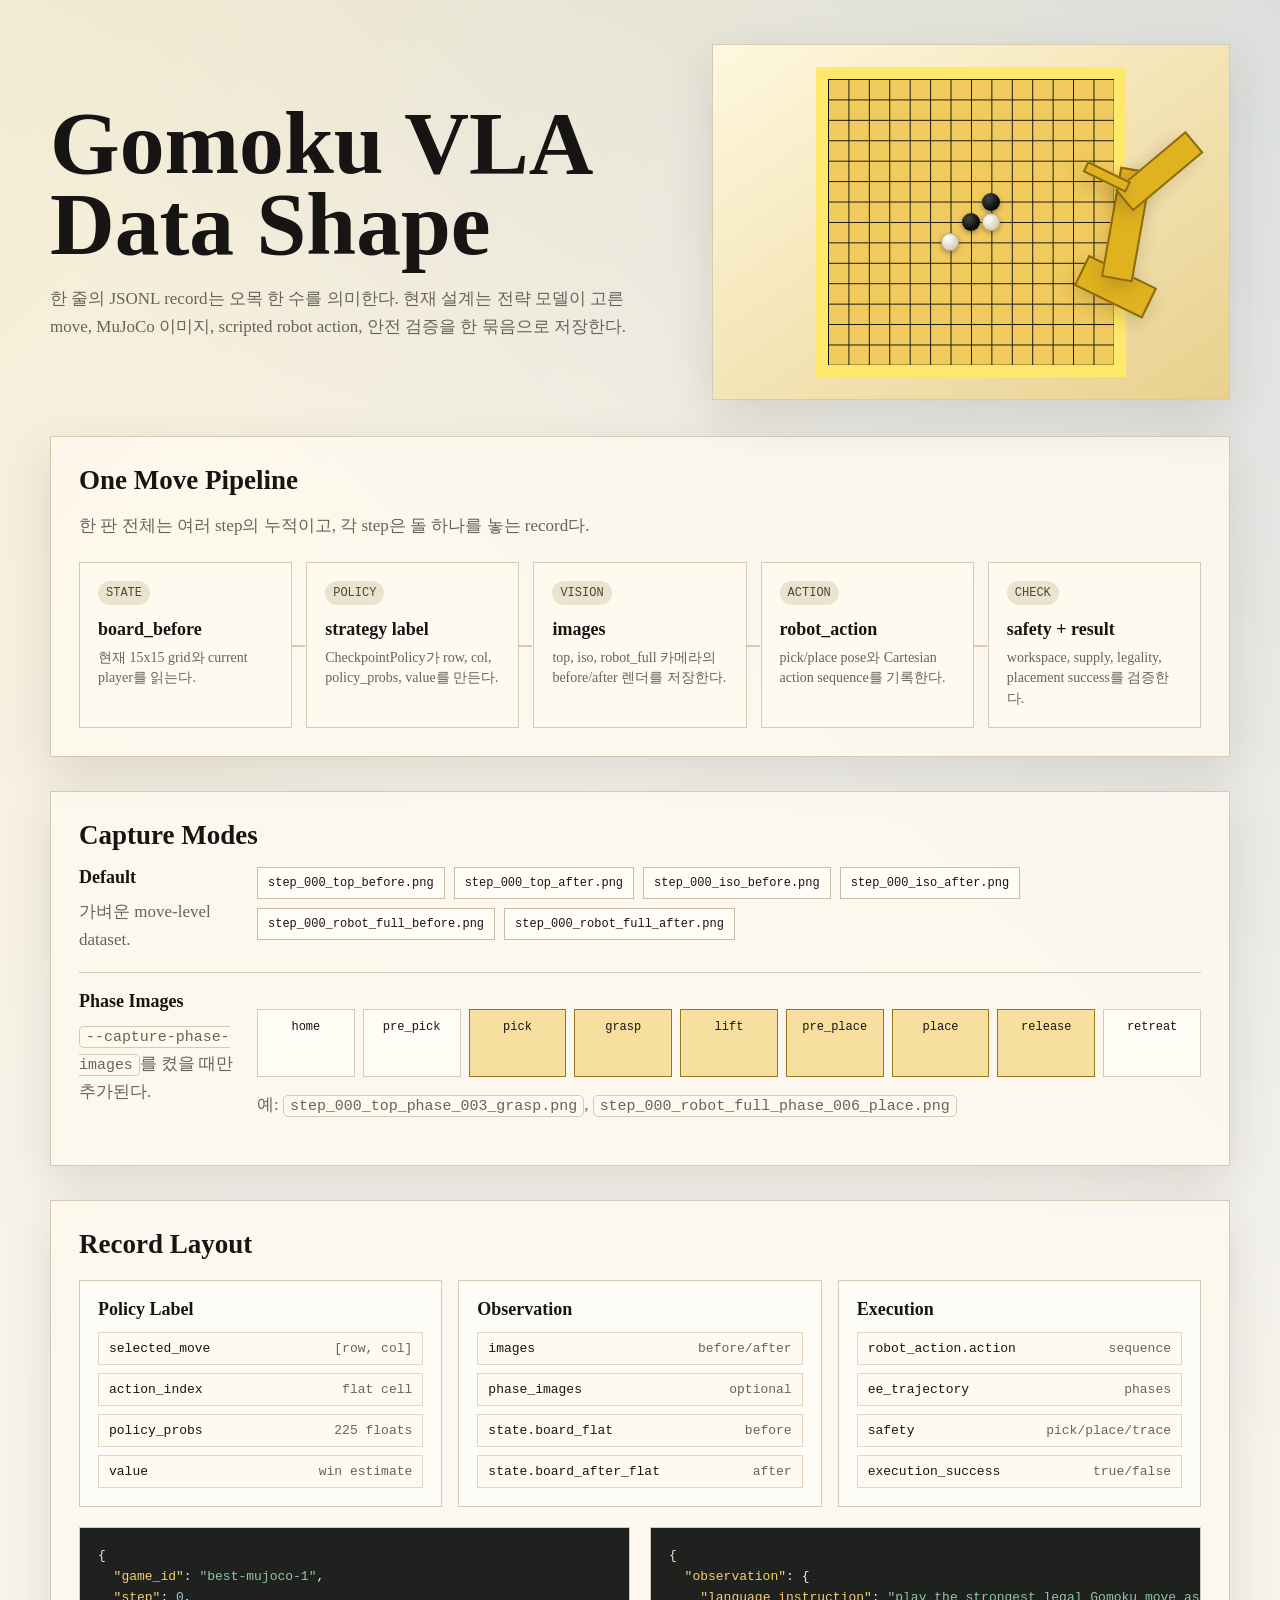
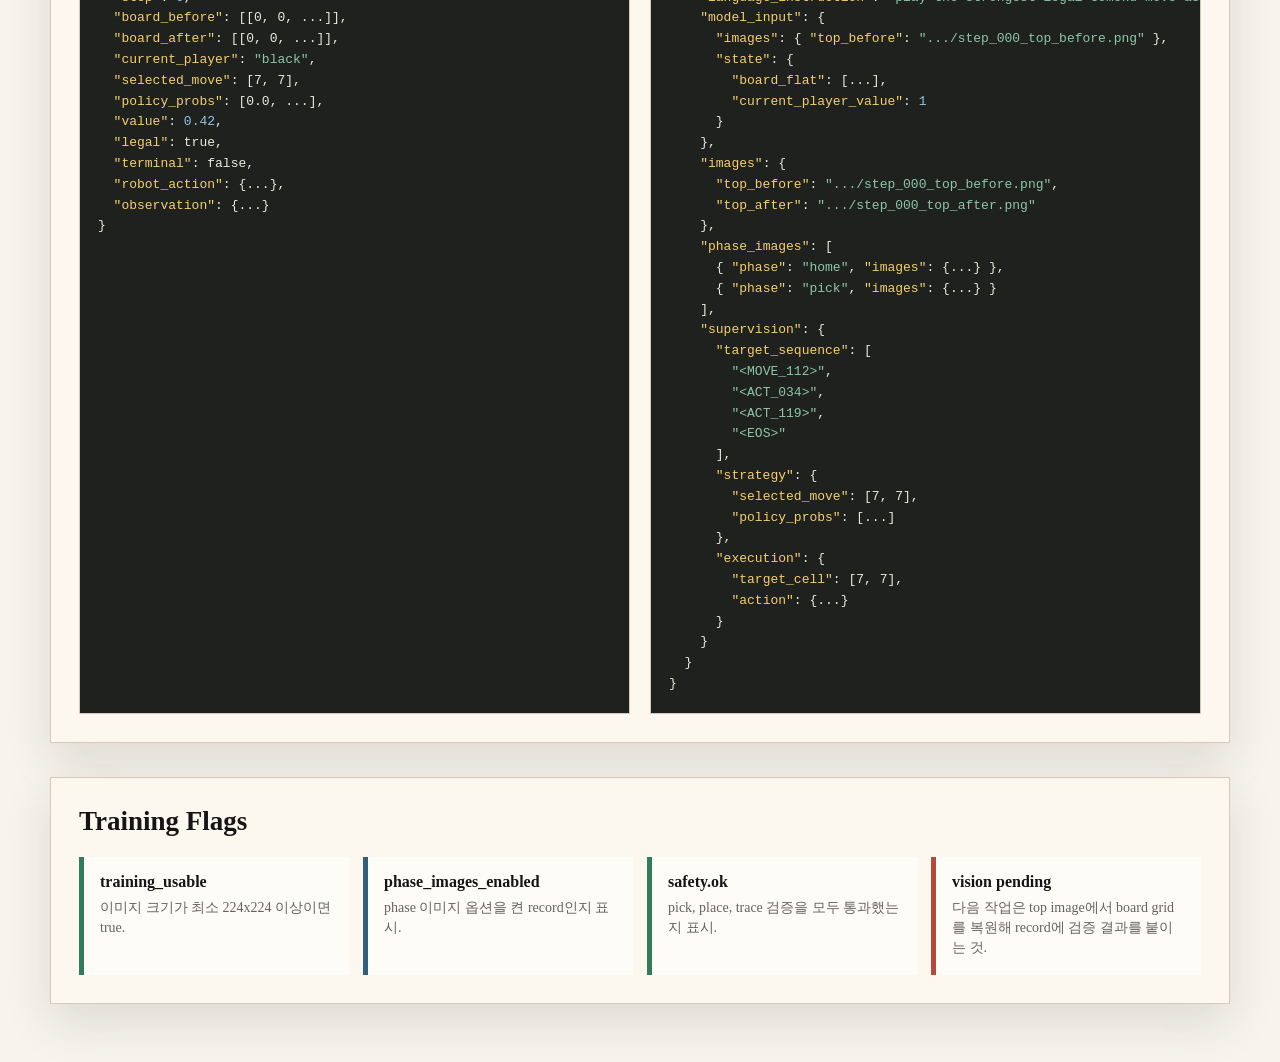
<file: docs/data_pipeline_visualization.html>
<!doctype html>
<html lang="ko">
<head>
  <meta charset="utf-8">
  <meta name="viewport" content="width=device-width, initial-scale=1">
  <title>Gomoku VLA Data Pipeline</title>
  <style>
    :root {
      --ink: #161514;
      --muted: #68625b;
      --paper: #f7f4ed;
      --panel: #fffaf0;
      --line: #d6cab6;
      --board: #f0ca5d;
      --black: #171717;
      --white: #f6f1df;
      --robot: #e1b21f;
      --green: #2f7d5b;
      --red: #b54a3a;
      --blue: #315f7f;
      --shadow: 0 18px 45px rgba(38, 31, 22, 0.12);
    }

    * {
      box-sizing: border-box;
    }

    body {
      margin: 0;
      color: var(--ink);
      background:
        linear-gradient(135deg, rgba(240, 202, 93, 0.18), transparent 36%),
        linear-gradient(225deg, rgba(49, 95, 127, 0.14), transparent 38%),
        var(--paper);
      font-family: Georgia, "Times New Roman", serif;
    }

    main {
      width: min(1180px, calc(100vw - 32px));
      margin: 0 auto;
      padding: 42px 0 58px;
    }

    header {
      display: grid;
      grid-template-columns: 1.1fr 0.9fr;
      gap: 28px;
      align-items: center;
      min-height: 360px;
    }

    h1 {
      margin: 0;
      font-size: clamp(42px, 7vw, 92px);
      line-height: 0.9;
      letter-spacing: 0;
    }

    h2 {
      margin: 0 0 16px;
      font-size: 27px;
      letter-spacing: 0;
    }

    h3 {
      margin: 0 0 10px;
      font-size: 18px;
    }

    p {
      margin: 0;
      color: var(--muted);
      line-height: 1.65;
      font-size: 17px;
    }

    code {
      padding: 2px 6px;
      border: 1px solid var(--line);
      border-radius: 5px;
      background: rgba(255, 250, 240, 0.72);
      font-family: "Cascadia Code", Consolas, monospace;
      font-size: 0.88em;
    }

    .hero-copy {
      max-width: 720px;
    }

    .hero-copy p {
      max-width: 600px;
      margin-top: 20px;
    }

    .hero-board {
      position: relative;
      min-height: 340px;
      padding: 22px;
      border: 1px solid var(--line);
      background: linear-gradient(145deg, #fff8df, #e8d18d);
      box-shadow: var(--shadow);
    }

    .board {
      width: min(310px, 78vw);
      aspect-ratio: 1;
      margin: 0 auto;
      background:
        linear-gradient(var(--ink) 1px, transparent 1px),
        linear-gradient(90deg, var(--ink) 1px, transparent 1px),
        var(--board);
      background-size: calc(100% / 14) calc(100% / 14);
      border: 12px solid #ffe96c;
      box-shadow: inset 0 0 0 1px rgba(0, 0, 0, 0.2);
      position: relative;
    }

    .stone {
      position: absolute;
      width: 18px;
      height: 18px;
      border-radius: 50%;
      transform: translate(-50%, -50%);
      box-shadow: 0 2px 5px rgba(0, 0, 0, 0.35);
    }

    .stone.black {
      background: radial-gradient(circle at 35% 30%, #444, #050505 72%);
    }

    .stone.white {
      background: radial-gradient(circle at 35% 30%, #fff, #d9d0b6 72%);
      border: 1px solid #b8ad92;
    }

    .robot-arm {
      position: absolute;
      right: 7%;
      top: 20%;
      width: 110px;
      height: 190px;
      transform: rotate(26deg);
    }

    .robot-arm span {
      display: block;
      position: absolute;
      background: var(--robot);
      border: 2px solid #8d6b10;
      box-shadow: 0 8px 18px rgba(55, 41, 8, 0.18);
    }

    .robot-base {
      width: 76px;
      height: 34px;
      right: 4px;
      bottom: 0;
    }

    .robot-link-a {
      width: 32px;
      height: 112px;
      right: 28px;
      bottom: 24px;
      transform: rotate(-16deg);
      transform-origin: bottom;
    }

    .robot-link-b {
      width: 28px;
      height: 92px;
      right: 58px;
      top: 0;
      transform: rotate(24deg);
      transform-origin: bottom;
    }

    .robot-tip {
      width: 48px;
      height: 12px;
      right: 74px;
      top: 72px;
    }

    .section {
      margin-top: 34px;
      padding: 28px;
      border: 1px solid var(--line);
      background: rgba(255, 250, 240, 0.78);
      box-shadow: var(--shadow);
    }

    .pipeline {
      display: grid;
      grid-template-columns: repeat(5, 1fr);
      gap: 14px;
      margin-top: 22px;
    }

    .node {
      min-height: 128px;
      padding: 18px;
      border: 1px solid var(--line);
      background: var(--panel);
      position: relative;
    }

    .node::after {
      content: "";
      position: absolute;
      right: -14px;
      top: 50%;
      width: 14px;
      border-top: 2px solid var(--line);
    }

    .node:last-child::after {
      display: none;
    }

    .tag {
      display: inline-flex;
      align-items: center;
      min-height: 24px;
      padding: 3px 8px;
      border-radius: 999px;
      background: #ece3cf;
      color: #4d463d;
      font: 12px "Cascadia Code", Consolas, monospace;
      text-transform: uppercase;
    }

    .node strong {
      display: block;
      margin-top: 14px;
      font-size: 18px;
    }

    .node small {
      display: block;
      margin-top: 8px;
      color: var(--muted);
      line-height: 1.45;
      font-size: 14px;
    }

    .grid-2 {
      display: grid;
      grid-template-columns: 1fr 1fr;
      gap: 20px;
      margin-top: 20px;
    }

    .grid-3 {
      display: grid;
      grid-template-columns: repeat(3, 1fr);
      gap: 16px;
      margin-top: 20px;
    }

    .field-box {
      padding: 18px;
      border: 1px solid var(--line);
      background: rgba(255, 255, 255, 0.46);
    }

    .field-list {
      display: grid;
      gap: 8px;
      margin-top: 12px;
    }

    .field {
      display: flex;
      justify-content: space-between;
      gap: 14px;
      padding: 8px 10px;
      border: 1px solid #e2d6c0;
      background: rgba(255, 250, 240, 0.7);
      font: 13px "Cascadia Code", Consolas, monospace;
    }

    .field span:last-child {
      color: var(--muted);
      text-align: right;
    }

    .capture-row {
      display: grid;
      grid-template-columns: 160px 1fr;
      gap: 18px;
      align-items: start;
      padding: 18px 0;
      border-top: 1px solid var(--line);
    }

    .capture-row:first-of-type {
      border-top: 0;
      padding-top: 0;
    }

    .files {
      display: flex;
      flex-wrap: wrap;
      gap: 9px;
    }

    .file {
      padding: 8px 10px;
      border: 1px solid #cabda7;
      background: #fffdf5;
      font: 12px "Cascadia Code", Consolas, monospace;
    }

    .phase-strip {
      display: grid;
      grid-template-columns: repeat(9, minmax(78px, 1fr));
      gap: 8px;
      margin-top: 18px;
    }

    .phase {
      min-height: 68px;
      padding: 10px 8px;
      border: 1px solid var(--line);
      background: #fffdf5;
      text-align: center;
      font: 12px "Cascadia Code", Consolas, monospace;
    }

    .phase.active {
      background: #f7dfa0;
      border-color: #9a7520;
    }

    .schema {
      display: grid;
      grid-template-columns: 1fr 1fr;
      gap: 20px;
      margin-top: 20px;
    }

    .json-card {
      padding: 18px;
      border: 1px solid var(--line);
      background: #1f211f;
      color: #e9eadf;
      overflow: auto;
      min-height: 320px;
      font: 13px/1.6 "Cascadia Code", Consolas, monospace;
      white-space: pre;
    }

    .json-card b {
      color: #f4cf6f;
      font-weight: 400;
    }

    .json-card i {
      color: #8ec5a8;
      font-style: normal;
    }

    .json-card em {
      color: #95c4df;
      font-style: normal;
    }

    .status-row {
      display: grid;
      grid-template-columns: repeat(4, 1fr);
      gap: 14px;
      margin-top: 20px;
    }

    .status {
      padding: 16px;
      border-left: 5px solid var(--green);
      background: rgba(255, 255, 255, 0.48);
    }

    .status.warn {
      border-left-color: var(--red);
    }

    .status.info {
      border-left-color: var(--blue);
    }

    .status strong {
      display: block;
      margin-bottom: 7px;
    }

    .status span {
      color: var(--muted);
      font-size: 14px;
      line-height: 1.45;
    }

    @media (max-width: 920px) {
      header,
      .grid-2,
      .schema {
        grid-template-columns: 1fr;
      }

      .pipeline,
      .grid-3,
      .status-row {
        grid-template-columns: 1fr 1fr;
      }

      .phase-strip {
        grid-template-columns: repeat(3, 1fr);
      }

      .node::after {
        display: none;
      }
    }

    @media (max-width: 580px) {
      main {
        width: min(100vw - 22px, 1180px);
        padding-top: 24px;
      }

      .section {
        padding: 18px;
      }

      .pipeline,
      .grid-3,
      .status-row,
      .capture-row {
        grid-template-columns: 1fr;
      }

      .hero-board {
        min-height: 300px;
      }

      .robot-arm {
        right: -4%;
        transform: rotate(28deg) scale(0.82);
      }
    }
  </style>
</head>
<body>
  <main>
    <header>
      <div class="hero-copy">
        <h1>Gomoku VLA Data Shape</h1>
        <p>
          한 줄의 JSONL record는 오목 한 수를 의미한다. 현재 설계는 전략 모델이 고른 move,
          MuJoCo 이미지, scripted robot action, 안전 검증을 한 묶음으로 저장한다.
        </p>
      </div>
      <div class="hero-board" aria-label="오목판과 로봇팔 데이터 수집 개념도">
        <div class="board">
          <span class="stone black" style="left: 50%; top: 50%"></span>
          <span class="stone white" style="left: 57.1%; top: 50%"></span>
          <span class="stone black" style="left: 57.1%; top: 42.9%"></span>
          <span class="stone white" style="left: 42.9%; top: 57.1%"></span>
        </div>
        <div class="robot-arm">
          <span class="robot-base"></span>
          <span class="robot-link-a"></span>
          <span class="robot-link-b"></span>
          <span class="robot-tip"></span>
        </div>
      </div>
    </header>

    <section class="section">
      <h2>One Move Pipeline</h2>
      <p>한 판 전체는 여러 step의 누적이고, 각 step은 돌 하나를 놓는 record다.</p>
      <div class="pipeline">
        <div class="node">
          <span class="tag">state</span>
          <strong>board_before</strong>
          <small>현재 15x15 grid와 current player를 읽는다.</small>
        </div>
        <div class="node">
          <span class="tag">policy</span>
          <strong>strategy label</strong>
          <small>CheckpointPolicy가 row, col, policy_probs, value를 만든다.</small>
        </div>
        <div class="node">
          <span class="tag">vision</span>
          <strong>images</strong>
          <small>top, iso, robot_full 카메라의 before/after 렌더를 저장한다.</small>
        </div>
        <div class="node">
          <span class="tag">action</span>
          <strong>robot_action</strong>
          <small>pick/place pose와 Cartesian action sequence를 기록한다.</small>
        </div>
        <div class="node">
          <span class="tag">check</span>
          <strong>safety + result</strong>
          <small>workspace, supply, legality, placement success를 검증한다.</small>
        </div>
      </div>
    </section>

    <section class="section">
      <h2>Capture Modes</h2>
      <div class="capture-row">
        <div>
          <h3>Default</h3>
          <p>가벼운 move-level dataset.</p>
        </div>
        <div class="files">
          <span class="file">step_000_top_before.png</span>
          <span class="file">step_000_top_after.png</span>
          <span class="file">step_000_iso_before.png</span>
          <span class="file">step_000_iso_after.png</span>
          <span class="file">step_000_robot_full_before.png</span>
          <span class="file">step_000_robot_full_after.png</span>
        </div>
      </div>
      <div class="capture-row">
        <div>
          <h3>Phase Images</h3>
          <p><code>--capture-phase-images</code>를 켰을 때만 추가된다.</p>
        </div>
        <div>
          <div class="phase-strip">
            <div class="phase">home</div>
            <div class="phase">pre_pick</div>
            <div class="phase active">pick</div>
            <div class="phase active">grasp</div>
            <div class="phase active">lift</div>
            <div class="phase active">pre_place</div>
            <div class="phase active">place</div>
            <div class="phase active">release</div>
            <div class="phase">retreat</div>
          </div>
          <p style="margin-top: 14px;">
            예: <code>step_000_top_phase_003_grasp.png</code>,
            <code>step_000_robot_full_phase_006_place.png</code>
          </p>
        </div>
      </div>
    </section>

    <section class="section">
      <h2>Record Layout</h2>
      <div class="grid-3">
        <div class="field-box">
          <h3>Policy Label</h3>
          <div class="field-list">
            <div class="field"><span>selected_move</span><span>[row, col]</span></div>
            <div class="field"><span>action_index</span><span>flat cell</span></div>
            <div class="field"><span>policy_probs</span><span>225 floats</span></div>
            <div class="field"><span>value</span><span>win estimate</span></div>
          </div>
        </div>
        <div class="field-box">
          <h3>Observation</h3>
          <div class="field-list">
            <div class="field"><span>images</span><span>before/after</span></div>
            <div class="field"><span>phase_images</span><span>optional</span></div>
            <div class="field"><span>state.board_flat</span><span>before</span></div>
            <div class="field"><span>state.board_after_flat</span><span>after</span></div>
          </div>
        </div>
        <div class="field-box">
          <h3>Execution</h3>
          <div class="field-list">
            <div class="field"><span>robot_action.action</span><span>sequence</span></div>
            <div class="field"><span>ee_trajectory</span><span>phases</span></div>
            <div class="field"><span>safety</span><span>pick/place/trace</span></div>
            <div class="field"><span>execution_success</span><span>true/false</span></div>
          </div>
        </div>
      </div>

      <div class="schema">
        <div class="json-card">{
  <b>"game_id"</b>: <i>"best-mujoco-1"</i>,
  <b>"step"</b>: <em>0</em>,
  <b>"board_before"</b>: [[0, 0, ...]],
  <b>"board_after"</b>: [[0, 0, ...]],
  <b>"current_player"</b>: <i>"black"</i>,
  <b>"selected_move"</b>: [7, 7],
  <b>"policy_probs"</b>: [0.0, ...],
  <b>"value"</b>: <em>0.42</em>,
  <b>"legal"</b>: true,
  <b>"terminal"</b>: false,
  <b>"robot_action"</b>: {...},
  <b>"observation"</b>: {...}
}</div>
        <div class="json-card">{
  <b>"observation"</b>: {
    <b>"language_instruction"</b>: <i>"play the strongest legal Gomoku move as black"</i>,
    <b>"model_input"</b>: {
      <b>"images"</b>: { <b>"top_before"</b>: <i>".../step_000_top_before.png"</i> },
      <b>"state"</b>: {
        <b>"board_flat"</b>: [...],
        <b>"current_player_value"</b>: <em>1</em>
      }
    },
    <b>"images"</b>: {
      <b>"top_before"</b>: <i>".../step_000_top_before.png"</i>,
      <b>"top_after"</b>: <i>".../step_000_top_after.png"</i>
    },
    <b>"phase_images"</b>: [
      { <b>"phase"</b>: <i>"home"</i>, <b>"images"</b>: {...} },
      { <b>"phase"</b>: <i>"pick"</i>, <b>"images"</b>: {...} }
    ],
    <b>"supervision"</b>: {
      <b>"target_sequence"</b>: [
        <i>"&lt;MOVE_112&gt;"</i>,
        <i>"&lt;ACT_034&gt;"</i>,
        <i>"&lt;ACT_119&gt;"</i>,
        <i>"&lt;EOS&gt;"</i>
      ],
      <b>"strategy"</b>: {
        <b>"selected_move"</b>: [7, 7],
        <b>"policy_probs"</b>: [...]
      },
      <b>"execution"</b>: {
        <b>"target_cell"</b>: [7, 7],
        <b>"action"</b>: {...}
      }
    }
  }
}</div>
      </div>
    </section>

    <section class="section">
      <h2>Training Flags</h2>
      <div class="status-row">
        <div class="status">
          <strong>training_usable</strong>
          <span>이미지 크기가 최소 224x224 이상이면 true.</span>
        </div>
        <div class="status info">
          <strong>phase_images_enabled</strong>
          <span>phase 이미지 옵션을 켠 record인지 표시.</span>
        </div>
        <div class="status">
          <strong>safety.ok</strong>
          <span>pick, place, trace 검증을 모두 통과했는지 표시.</span>
        </div>
        <div class="status warn">
          <strong>vision pending</strong>
          <span>다음 작업은 top image에서 board grid를 복원해 record에 검증 결과를 붙이는 것.</span>
        </div>
      </div>
    </section>
  </main>
</body>
</html>
</file>
